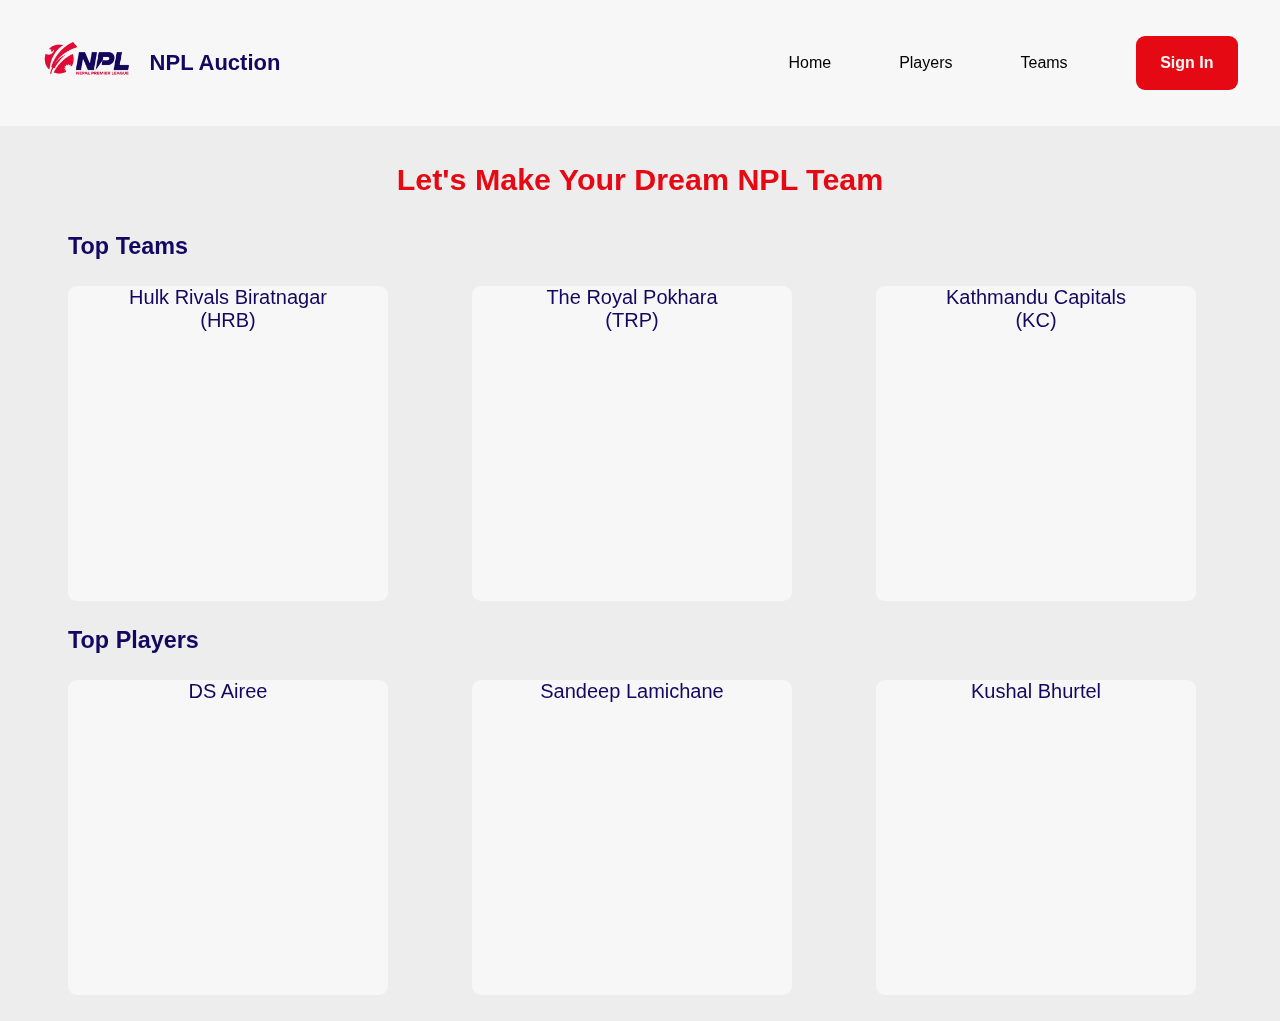
<file: CricketAuction/index.html>
<!DOCTYPE html>
<html lang="en">
  <head>
    <meta charset="UTF-8" />
    <meta name="viewport" content="width=device-width, initial-scale=1.0" />
    <title>NPL-Auction Time</title>
    <link rel="stylesheet" href="style.css" />
    <nav class="navigation">
      <div class="logo">
        <img src="Images/logo NPL.jpeg" alt="" />
        <h3>NPL Auction</h3>
      </div>
      <div class="fnc">
        <div class="lists">
          <ul>
            <li>Home</li>
            <li>Players</li>
            <li>Teams</li>
          </ul>
        </div>
        <button>Sign In</button>
      </div>
    </nav>
  </head>

  <body>
    <div class="container">
      <div class="text">
        <h3>Let's Make Your Dream NPL Team</h3>
      </div>
      <div class="teams">
        <h3>Top Teams</h3>
        <div class="lists">
          <div class="top1">Hulk Rivals Biratnagar <br>(HRB)</div>
          <div class="top2">The Royal Pokhara <br>(TRP)</div>
          <div class="top3">Kathmandu Capitals <br>(KC)</div>
        </div>
      </div>
      <div class="players">
        <h3>Top Players</h3>
        <div class="lists">
          <div class="top1">DS Airee</div>
          <div class="top2">Sandeep Lamichane</div>
          <div class="top3">Kushal Bhurtel</div>
        </div>
      </div>
    </div>
  </body>
</html>
</file>
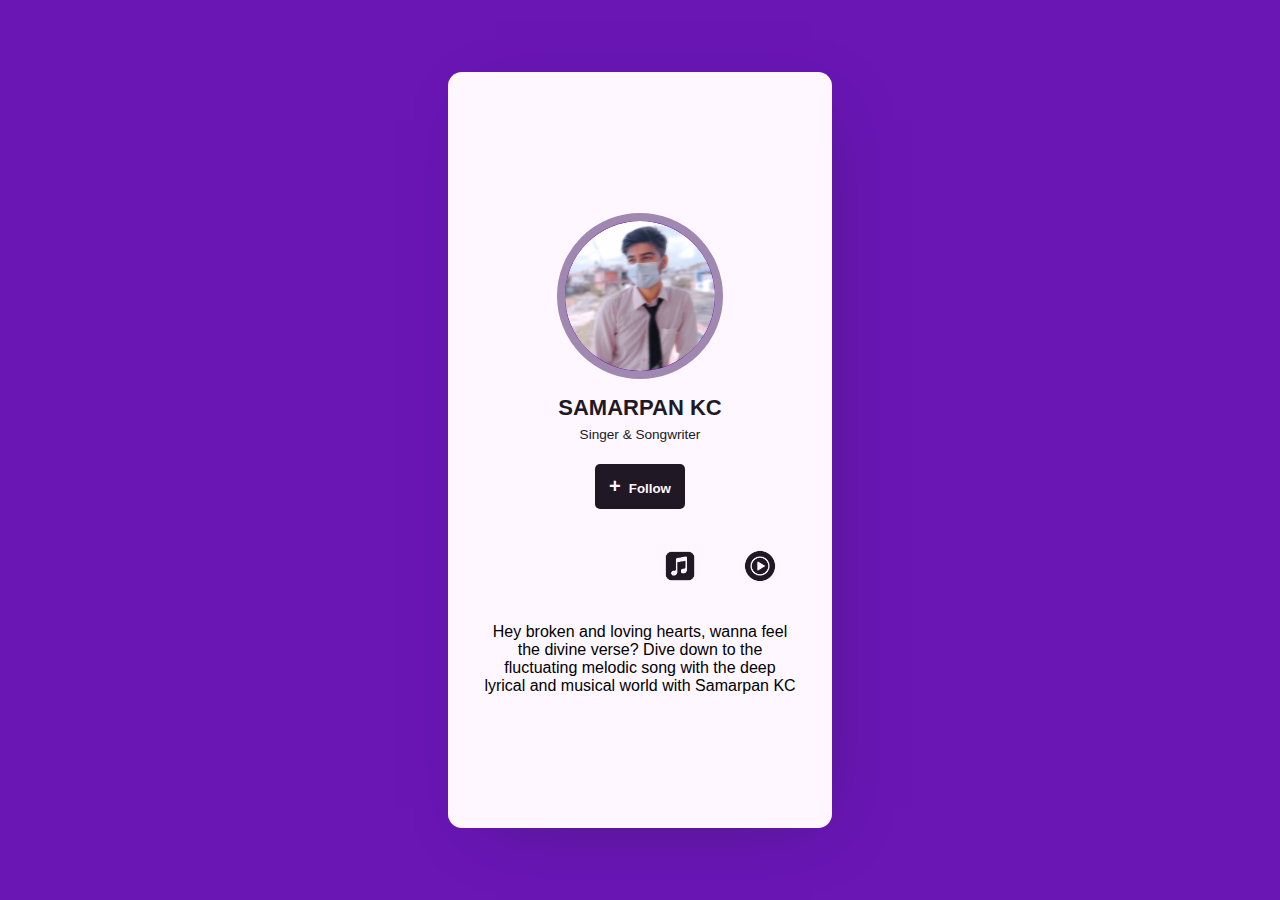
<file: profile card/index.html>
<!DOCTYPE html>
<html lang="en">
<head>
    <meta charset="UTF-8">
    <meta name="viewport" content="width=device-width, initial-scale=1.0">
    <title>Samarpan KC Profile Card</title>
    <link rel="stylesheet" href="style.css">
    <link rel="stylesheet" href="https://cdnjs.cloudflare.com/ajax/libs/font-awesome/6.6.0/css/all.min.css" integrity="sha512-Kc323vGBEqzTmouAECnVceyQqyqdsSiqLQISBL29aUW4U/M7pSPA/gEUZQqv1cwx4OnYxTxve5UMg5GT6L4JJg==" crossorigin="anonymous" referrerpolicy="no-referrer" />
</head>
<body>
    <div class="main">
        <div class="box">
            <i id="first" class="fa-solid fa-star fa-2xl" style="color: #cbc5cf;"></i>
            <i id="second" class="fa-solid fa-star fa-2xl" style="color: #cbc5cf;"></i>
            <i id="third" class="fa-solid fa-star fa-2xl" style="color: #cbc5cf;"></i>
            <div class="circle">
                <img src="Images/IMG_4735.jpeg" alt="" srcset="">
            </div>
            <div class="nameTitle">
                <h3>SAMARPAN KC</h3>
                <h5>Singer & Songwriter</h5>
            </div>
            <div class="followBtn">
                <button><a onclick="window.location.href='https://www.instagram.com/samarpan_kc_7/'"><span>&#43;</span>Follow</a></button>
            </div>
            <div class="icons">
                <i class="fa-brands fa-spotify fa-2xl" style="color: #201925;" data-tooltip="Spotify"></i>
                <i class="fa-brands fa-instagram fa-2xl" style="color: #201925;" data-tooltip="Instagram"></i>
                <img src="Images/icons8-apple-music-250.png" alt="Apple Music" data-tooltip="Apple Music">
                <img src="Images/icons8-youtube-music-250.png" alt="YouTube Music" data-tooltip="YouTube Music">
            </div>            
            <div class="para">
                Hey broken and loving hearts, wanna feel the divine verse? Dive down to the fluctuating melodic song with the deep lyrical and musical world with Samarpan KC
            </div>
        </div>
    </div>
</body>
</html>
</file>
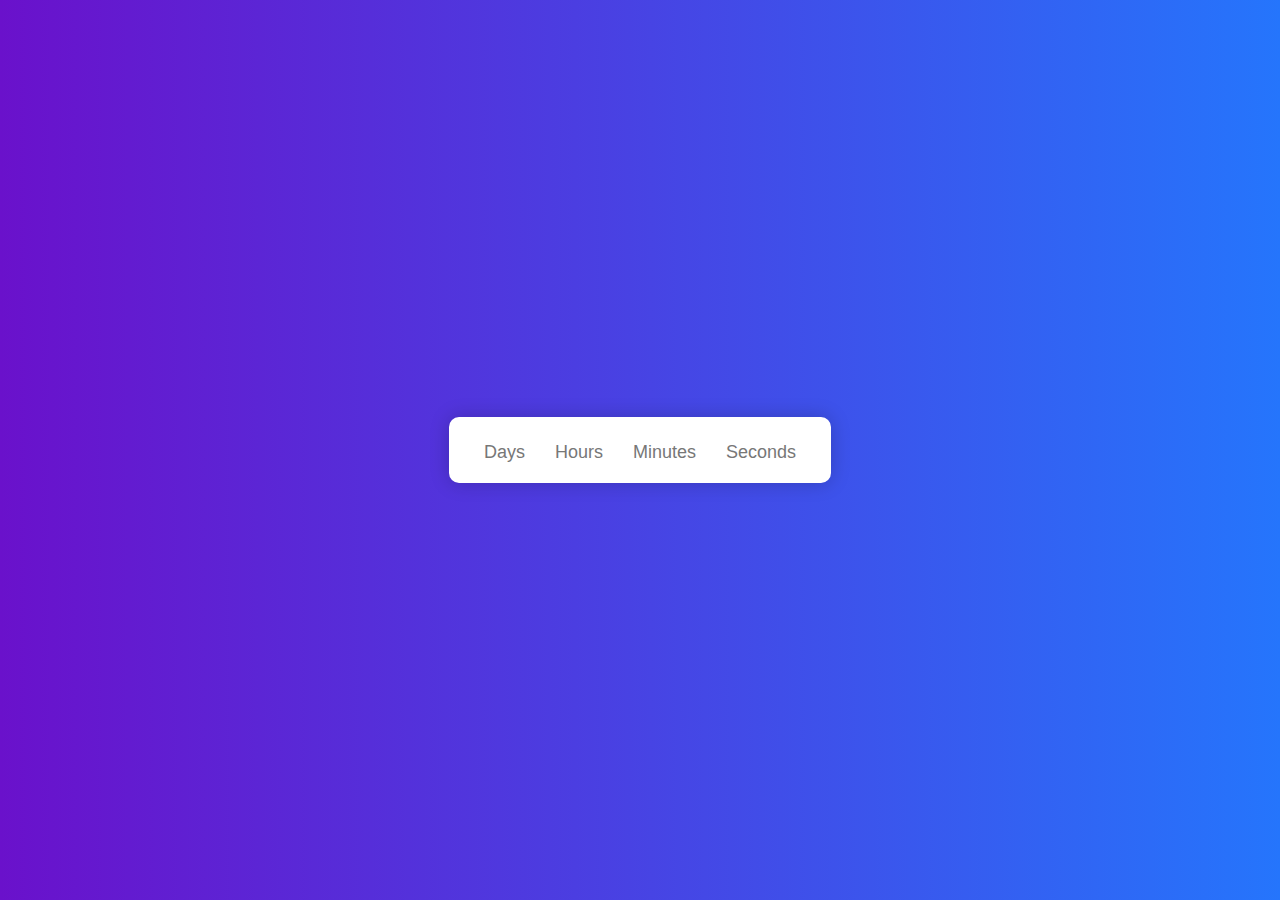
<file: Timer Countdown/index.html>
<!DOCTYPE html>
<html lang="en">
<head>
    <meta charset="UTF-8">
    <meta name="viewport" content="width=device-width, initial-scale=1.0">
    <title>Countdown</title>
    <link rel="stylesheet" href="style.css">
</head>
<body>
    <div class="countdown-container">
        <div class="countdown">
            <div class="countdown-item">
                <span class="countdown-number days"></span>
                <span class="countdown-label">Days</span>
            </div>
            <div class="countdown-item">
                <span class="countdown-number hours"></span>
                <span class="countdown-label">Hours</span>
            </div>
            <div class="countdown-item">
                <span class="countdown-number minutes"></span>
                <span class="countdown-label">Minutes</span>
            </div>
            <div class="countdown-item">
                <span class="countdown-number seconds"></span>
                <span class="countdown-label">Seconds</span>
            </div>
        </div>
    </div>

    <script src="script.js"></script>
</body>
</html>
</file>
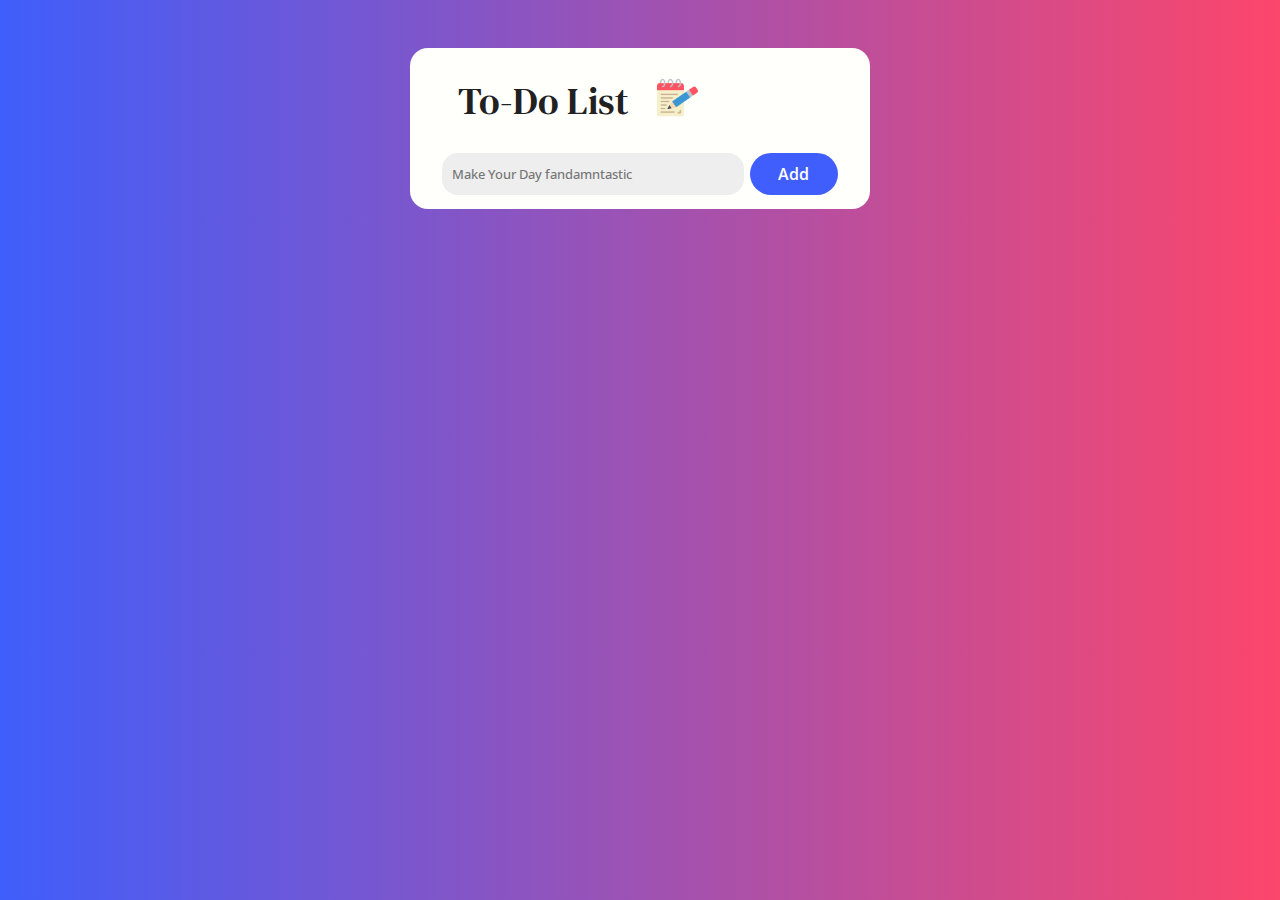
<file: to do list/index.html>
<!DOCTYPE html>
<html lang="en">
<head>
    <meta charset="UTF-8">
    <meta name="viewport" content="width=device-width, initial-scale=1.0">
    <title>To-Do list</title>
    <link rel="stylesheet" href="styles.css">
</head>
<body>
    <div class="container">
        <div class="top">
            <h1 class="todo">To-Do List <img src="notepad.png" alt="" srcset=""></h1>
        </div>

        <div class="input">
            <input type="text" id="input-box" placeholder="Make Your Day fandamntastic">
            <button type="button" onclick="addTask()">Add</button>
        </div>
        
        <div class="mainbox">
            <ul id="listscontainer">
                <!-- <li class="checked">Task 1</li>
                <li>Task 2</li>
                <li>Task 3</li> -->
            </ul>
        </div>
    </div>
    <script src="script.js"></script>
</body>
</html>
</file>
<file: CricketAuction/style.css>
*{
    margin: 0;
    padding: 0;
}

body{
    background-color: #ededed;
    overflow-x: hidden;
}
body::-webkit-scrollbar {
    width: 0px; /* Width of the scrollbar */
}


.navigation{
    display: flex;
    width: 100vw;
    height: 14vh;
    position: relative;
    top: 0;
    background: #f7f7f7;
    align-items: center;
    justify-content: space-between;
    box-shadow:  rgb(201, 201, 201) 0px 2px 0.2;
}
.logo{
    display: flex;
    flex-direction: row;
    align-items: center;
    position: relative;
    gap: 18px;
    cursor: pointer;
}

.logo img{
    width: 7vw;
    margin-left: 42px;
    mix-blend-mode: multiply;
}
.logo h3{
    font-family: 'Segoe UI', Tahoma, Geneva, Verdana, sans-serif;
    font-size: 22px;
    color: #140761;
}
.navigation .fnc{
    margin-right: 42px;
    display: flex;
    flex-direction: row;
    align-items: center;
}
.navigation .fnc button{
    background: #e50914;
    width: 8vw;
    height: 6vh;
    border: none;
    border-radius: 9px;
    font-family: 'Segoe UI', Tahoma, Geneva, Verdana, sans-serif;
    color: #f7f7f7;
    font-weight: 600;
    font-size: 16px;
    cursor: pointer;
}
.navigation .fnc button:hover{
    background: #c90610;
    color: #f6f5f5;
    transition: 0.3s ease-in-out;
}
.navigation .fnc .lists ul{
    list-style: none;
    display: flex;
    flex-direction: row;
    font-size: 16px;
    gap: 68px;
    font-family: 'Segoe UI', Tahoma, Geneva, Verdana, sans-serif;
    font-weight: 500;

}
.navigation .fnc .lists ul li{
    cursor: pointer;
}
.navigation .fnc .lists{
    margin-right: 68px;
}

.container{
    
}
.container .text{
    display: flex;
    justify-content: center;
    color: #e50914;
    font-family:'Segoe UI', Tahoma, Geneva, Verdana, sans-serif;
    font-size: 26px;
    margin: 36px 0;
}
.container .teams,.players{
    margin-left: 68px;
    color: #140761;
    font-size: 20px;
    font-weight: 500;
    font-family: 'Segoe UI', Tahoma, Geneva, Verdana, sans-serif;
}
.container .teams .lists, .players .lists{
    
    position: relative;
    display: grid;
    grid-template-columns: repeat(auto-fit, minmax(200px, 1fr));
}
.container .teams .lists .top1, .top2, .top3{
    background-color: #f7f7f7;
    margin: 26px 0;
    width: 25vw;
    height: 35vh;
    border-radius: 9px;
    text-align: center;
    box-shadow:  rgb(201, 201, 201) 2px 2px 0.2;
}
.container .players .lists .top1, .top2, .top3{
    background-color: #f7f7f7;
    margin: 26px 0;
    width: 25vw;
    height: 35vh;
    border-radius: 9px;
    text-align: center;
    box-shadow:  rgb(201, 201, 201) 2px 2px 0.2;
}
</file>
<file: profile card/style.css>
* {
    margin: 0;
    padding: 0;
}
@import url('https://fonts.googleapis.com/css2?family=DM+Serif+Text:ital@0;1&family=Lexend+Deca:wght@100..900&family=Open+Sans:ital,wght@0,300..800;1,300..800&display=swap');

.main {
    height: 100vh;
    width: 100vw;
    background-color: #6916B5;
    position: absolute;
    display: flex;
    justify-content: center;
    align-items: center;
}
.box {
    width: 30vw;
    height: 84vh;
    background: #FEF7FF;
    border-radius: 14px;
    display: flex;
    align-items: center;
    flex-direction: column;
    justify-content: center;
    -webkit-box-shadow: 13px 15px 67px -34px rgba(32,25,37,0.5);
    -moz-box-shadow: 13px 15px 67px -34px rgba(32,25,37,0.5);
    box-shadow: 13px 15px 67px -34px rgba(32,25,37,0.5);
}
.box .circle {
    width: 150px;
    height: 150px;
    position: relative;
    top: 30px;
    border-radius: 50%;
    border: solid 8px #a088b1;
    background-color: #6916B5;
    overflow: hidden; /* This ensures the image doesn't overflow the circle */
}
.box .circle img {
    width: 100%;
    height: 100%;
    object-fit: cover; /* Ensures the image covers the circle without stretching */
    border-radius: 50%; /* Makes sure the image itself is circular */
}
.box .nameTitle {
    font-family: "Lexend Deca", sans-serif;
    color: #201925;
    margin-top: 46px;
    text-align: center;
}
.box .nameTitle h3{
    margin-bottom: 6px;
    font-size: 22px;
    font-weight: 600;
}
.box .nameTitle h5{
    font-size: 13.59px;
    font-weight: 500;
}
/* .box .followBtn button a{
    text-decoration: none;
} */
.box .followBtn button{
    margin: 22px;
    background-color: #201925;
    width: 7vw;
    height: 5vh;
    border: none;
    border-radius: 5px;
    color: #FEF7FF;
    font-family: "Lexend Deca", sans-serif;
    font-weight: 700;
    cursor: pointer;
    display: flex;
    align-items: center;
    justify-content: center;
}
.box .followBtn button:hover{
    background-color: #FEF7FF;
    color: #201925;
    transition: .3s ease-in;
    border: #201925 solid 2px;
}
.box .followBtn button span{
    font-size: 20px;
    margin-right: 8px; /* Adjust margin as needed */
}
.box .icons img,i{
    width: 34px;
    height: 34px;
    cursor: pointer;
}
.icons .fa-brands{
    line-height: 0;
}
.icons .fa-2xl {
    font-size: 2em;
    line-height: 32px;
    vertical-align: 4px;
}

.box .icons{
    margin:18px;
    display: flex;
    align-items: center;
    gap: 46px;
}
.box .para{
    font-family: "Lexend Deca", sans-serif;
    font-weight: 500;
    margin: 22px 36px;
    text-align: center;
}

.box #first, #second, #third {
    position: absolute;
    top: 50%;
}

.box #first {
    left: 38vw;
    top: 120px;
    opacity: .3;
    rotate: 60deg;
}

.box #second {
    right: 42vw;
    top: 218px;
    opacity: .3;
    rotate: -60deg;
}
.box #third {
    right: 37vw;
    top: 88px;
    opacity: .3;
    rotate: -40deg;
}

/* Responsive */
@media only screen and (max-width: 600px){
    .box {
        width: 88vw;
        height: 78vh;
    }
    .box .followBtn button{
        width: 24vw;
        height: 5vh;
    }
    .box .circle {
        width: 180px;
        height: 180px;
    }
    .box .nameTitle h3{
        font-size: 26px;
    }
    .box .nameTitle h5{
        font-size: 26/1.618px;
        font-weight: 500;
    }
    .box #first {
        left: 12vw;
        top: 180px;
    }
    
    .box #second {
        right: 22vw;
        top: 298px;
    }
    .box #third {
        right: 12vw;
        top: 128px;
        opacity: .3;
        rotate: -40deg;
    }
}
</file>
<file: to do list/styles.css>
@import url('https://fonts.googleapis.com/css2?family=DM+Serif+Text:ital@0;1&family=Open+Sans:ital,wght@0,300..800;1,300..800&display=swap');

body{
    display: flex;
    justify-content: center;
    background: rgb(63,94,251);
    background: linear-gradient(90deg, rgba(63,94,251,1) 0%, rgba(252,70,107,1) 100%);
}

.container{
    margin-top: 40px;
    width: 36vw;
    height: auto;
    background-color: #fffffc;
    text-align: start;
    border-radius: 18px;
    animation: fadeIn 1s ease-in-out;
}
.container .top .todo{
    font-family: "DM Serif Text", serif;
    font-weight: 500;
    font-size: 38px;
    color: #212121;
    margin-left: 48px;
}
.top img{
    width: 41px;
    height: 41px;
    margin-left: 20px;
    position: relative;
    top: 4px;
}
.container .input{
   display: flex;
   justify-content: center;
}
.container .input #input-box{
    border: none;
    background-color: #eeeeee;
    width: 22vw;
    border-radius: 16px;
    padding: 10px;
    font-family: "Open Sans", sans-serif;
    font-weight: 500;
    font-style: normal;
    outline: none;
}
.container .input button{
    background-color: #405efb;
    border: none;
    width: 88px;
    height: 42px;
    border-radius: 36px;
    font-family: "Open Sans", sans-serif;
    font-weight: 600;
    color: #fff;
    font-size: 16px;
    margin-left: 6px;
    cursor: pointer;
    transition: background-color 0.3s ease-in-out, transform 0.3s ease-in-out;
}
.container .input button:hover{
    background-color: #2c42b2;
}

.mainbox ul{
    font-family: "Open Sans", sans-serif;
    font-weight: 600;
    font-size: 14px;
}

.mainbox ul li {
    list-style: none;
    padding: 12px;
    cursor: pointer;
    position: relative;
    padding-left: 3rem;
    margin-right: 2rem;
    animation: fadeIn 0.5s ease-in-out;
}

.mainbox ul li::before {
    content: '';
    width: 21px;
    height: 21px;
    margin-left: -3rem;
    background-image: url(circle1.png);
    background-size: cover;
    background-position: center;
    position: absolute;
    top: 50%;
    transform: translateY(-50%);
}

.mainbox ul li.checked{
    color: #777777;
    text-decoration: line-through;
    transition: color 0.3s ease-in-out, text-decoration 0.3s ease-in-out;
}
.mainbox ul li.checked::before{
    background-image: url(checked\ circle.png);
}
.mainbox ul li span{
    position: absolute;
    right: 0px;
    top:4px;
    width: 32px;
    height: 32px;
    font-size: 22px;
    text-align: center;
    transition: background-color 0.3s ease-in-out;
}
.mainbox ul li span:hover{
    background-color: #e5e5e5;
    border-radius: 50%;
}

@keyframes fadeIn {
    from {
        opacity: 0;
        transform: translateY(-20px);
    }
    to {
        opacity: 1;
        transform: translateY(0);
    }
}

@keyframes fadeOut {
    from {
        opacity: 1;
        transform: translateY(0);
    }
    to {
        opacity: 0;
        transform: translateY(-20px);
    }
}

.mainbox ul li.remove {
    animation: fadeOut 0.5s ease-in-out;
}
</file>
<file: Timer Countdown/style.css>
/* Basic Reset */
* {
    margin: 0;
    padding: 0;
    box-sizing: border-box;
}

/* Body Styling */
body {
    font-family: Arial, sans-serif;
    display: flex;
    justify-content: center;
    align-items: center;
    height: 100vh;
    margin: 0;
    background: linear-gradient(to right, #6a11cb, #2575fc);
}

/* Countdown Container */
.countdown-container {
    display: flex;
    justify-content: center;
    align-items: center;
    height: 100%;
}

/* Countdown Styling */
.countdown {
    display: flex;
    justify-content: space-around;
    align-items: center;
    padding: 20px;
    background: #fff;
    border-radius: 10px;
    box-shadow: 0 0 20px rgba(0, 0, 0, 0.2);
}

/* Countdown Item */
.countdown-item {
    text-align: center;
    margin: 0 15px;
}

.countdown-number {
    font-size: 50px;
    font-weight: bold;
    color: #333;
    display: block;
    margin-bottom: 5px;
}

.countdown-label {
    font-size: 18px;
    color: #777;
}

/* Responsive Design */
@media (max-width: 600px) {
    .countdown {
        flex-direction: column;
    }

    .countdown-item {
        margin: 10px 0;
    }
}
</file>
